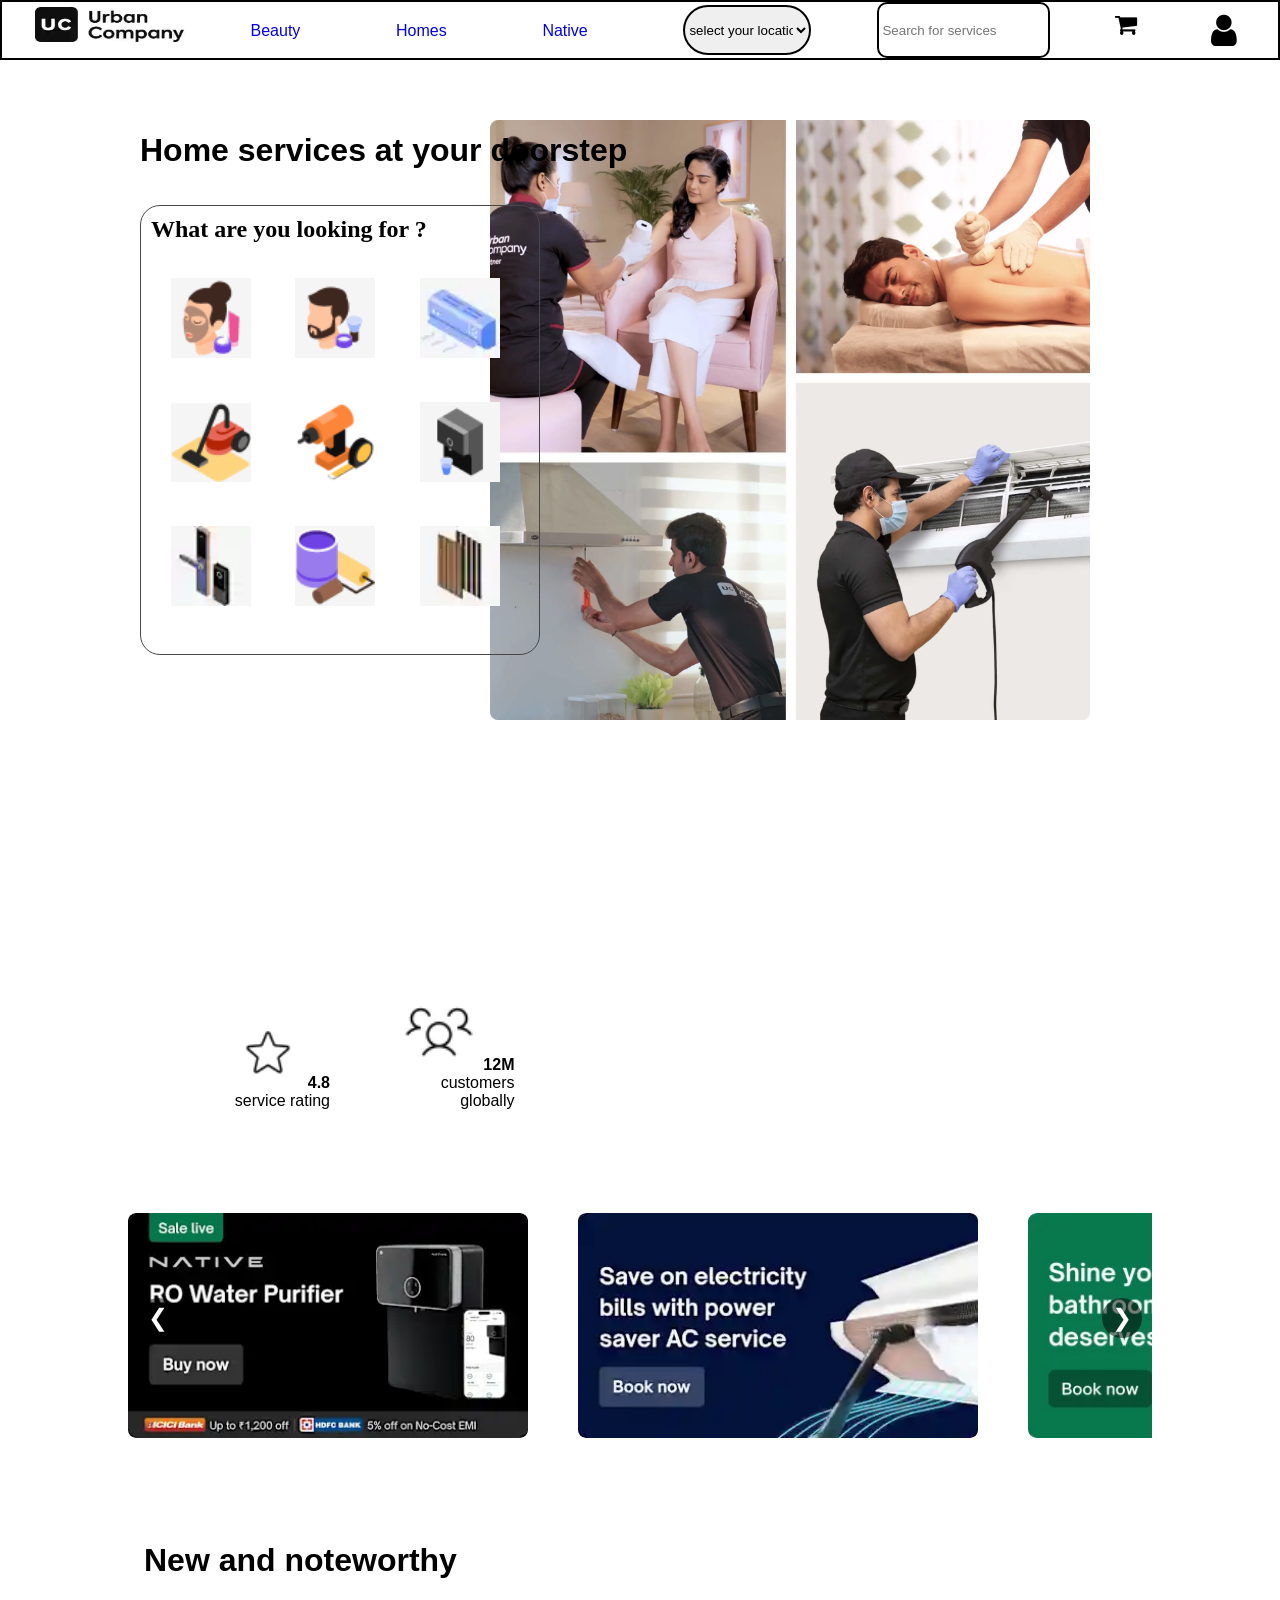
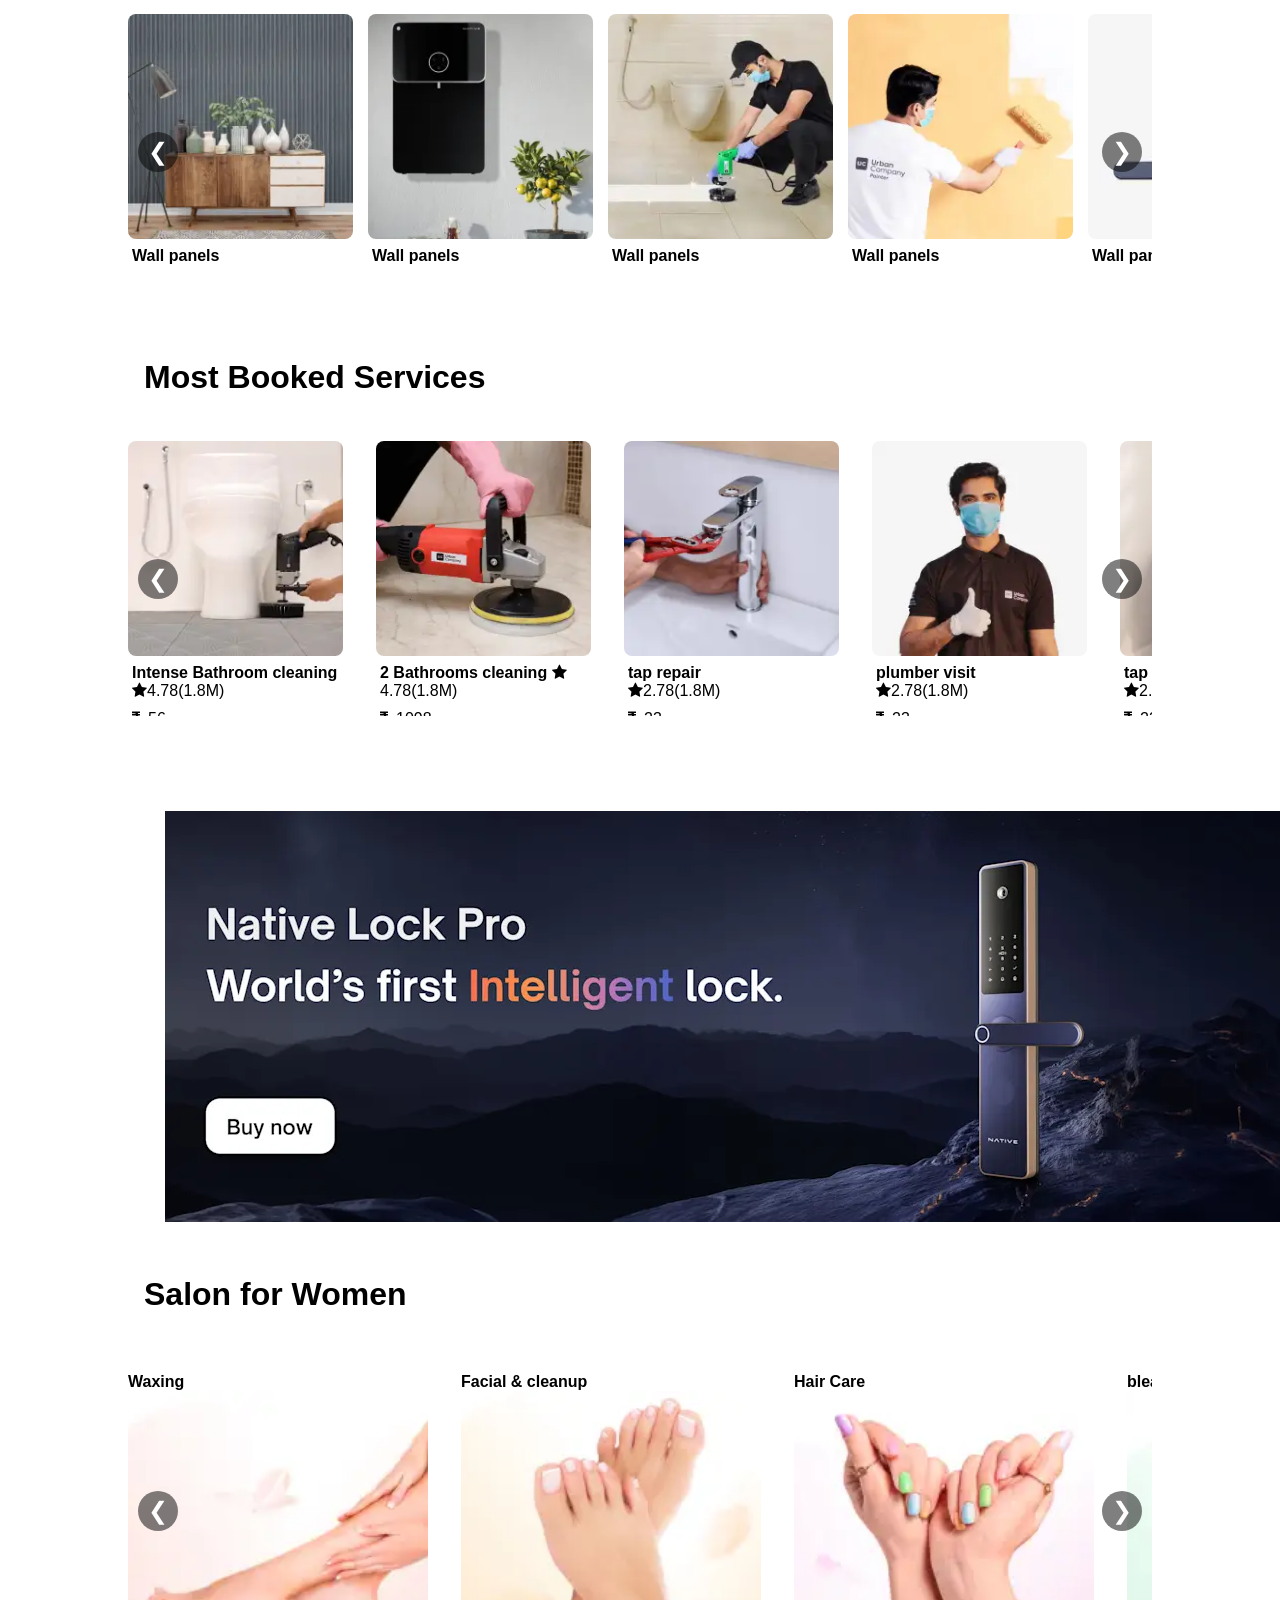
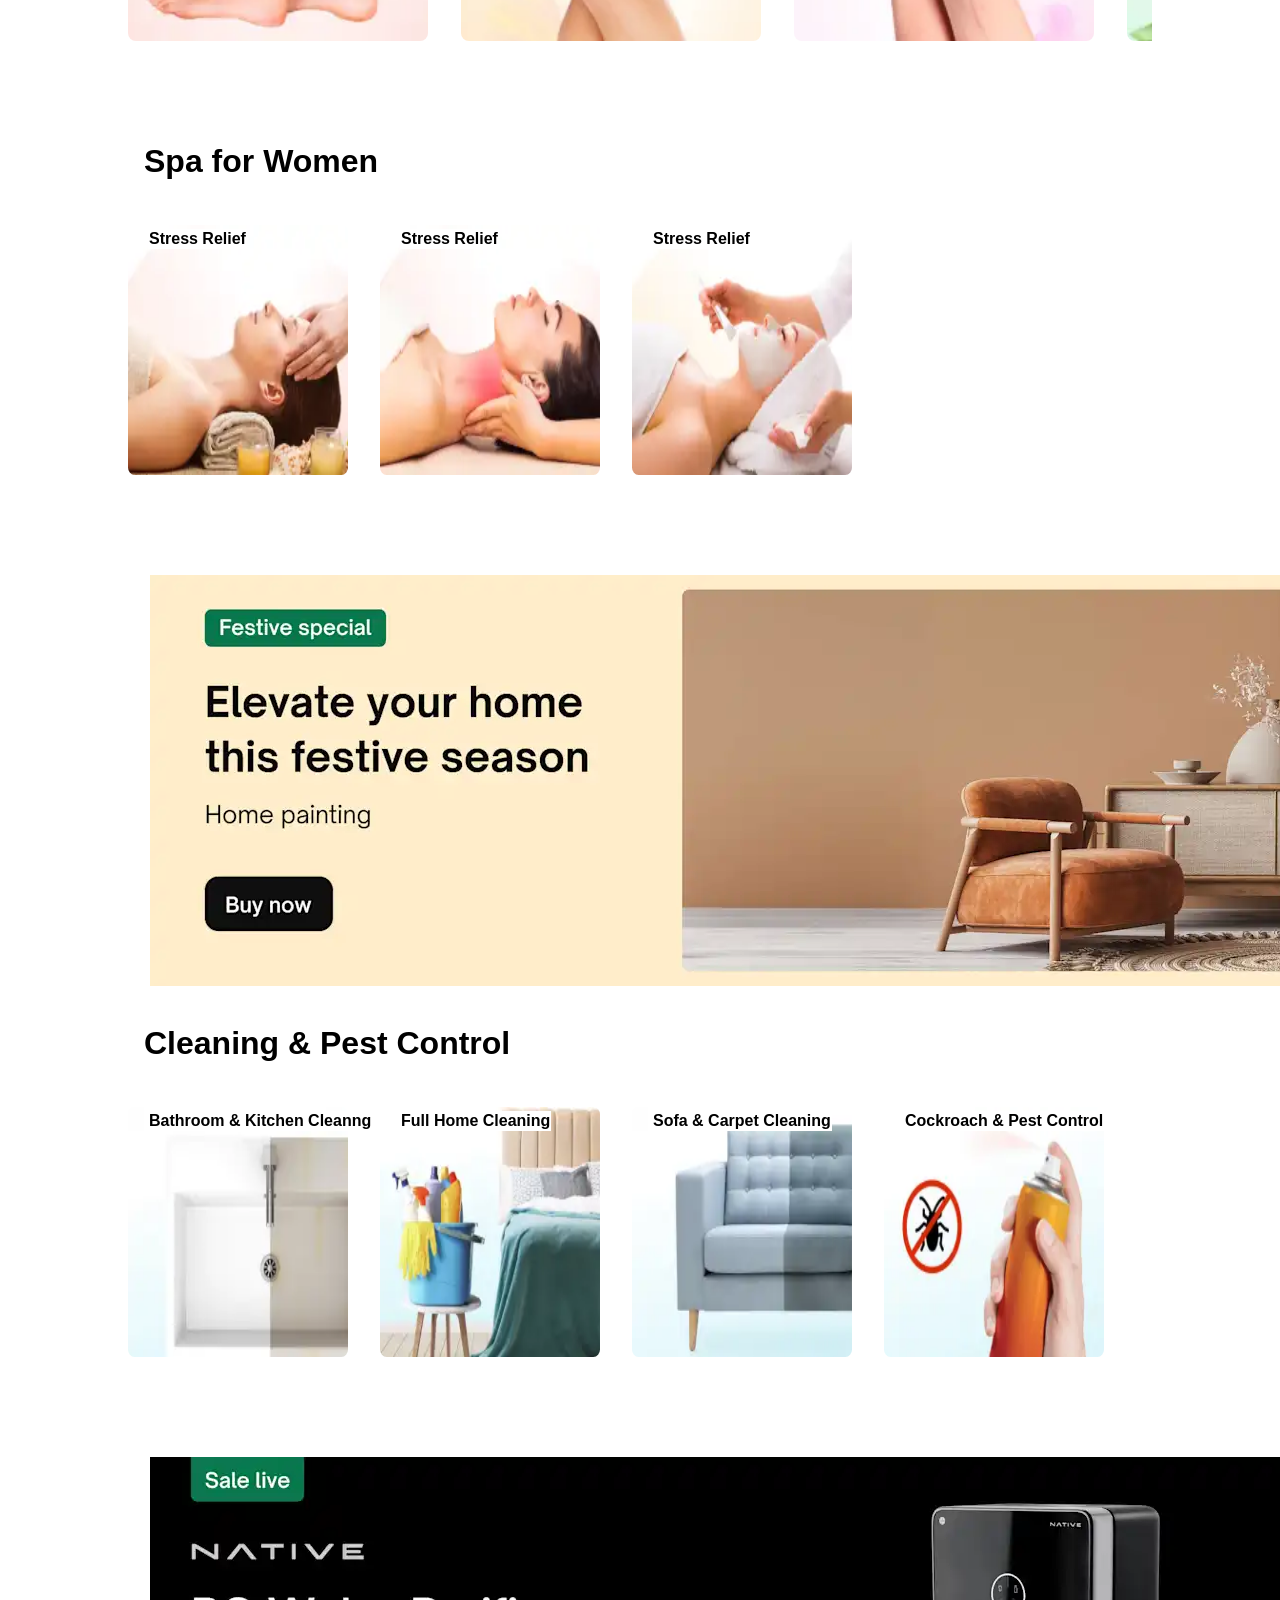
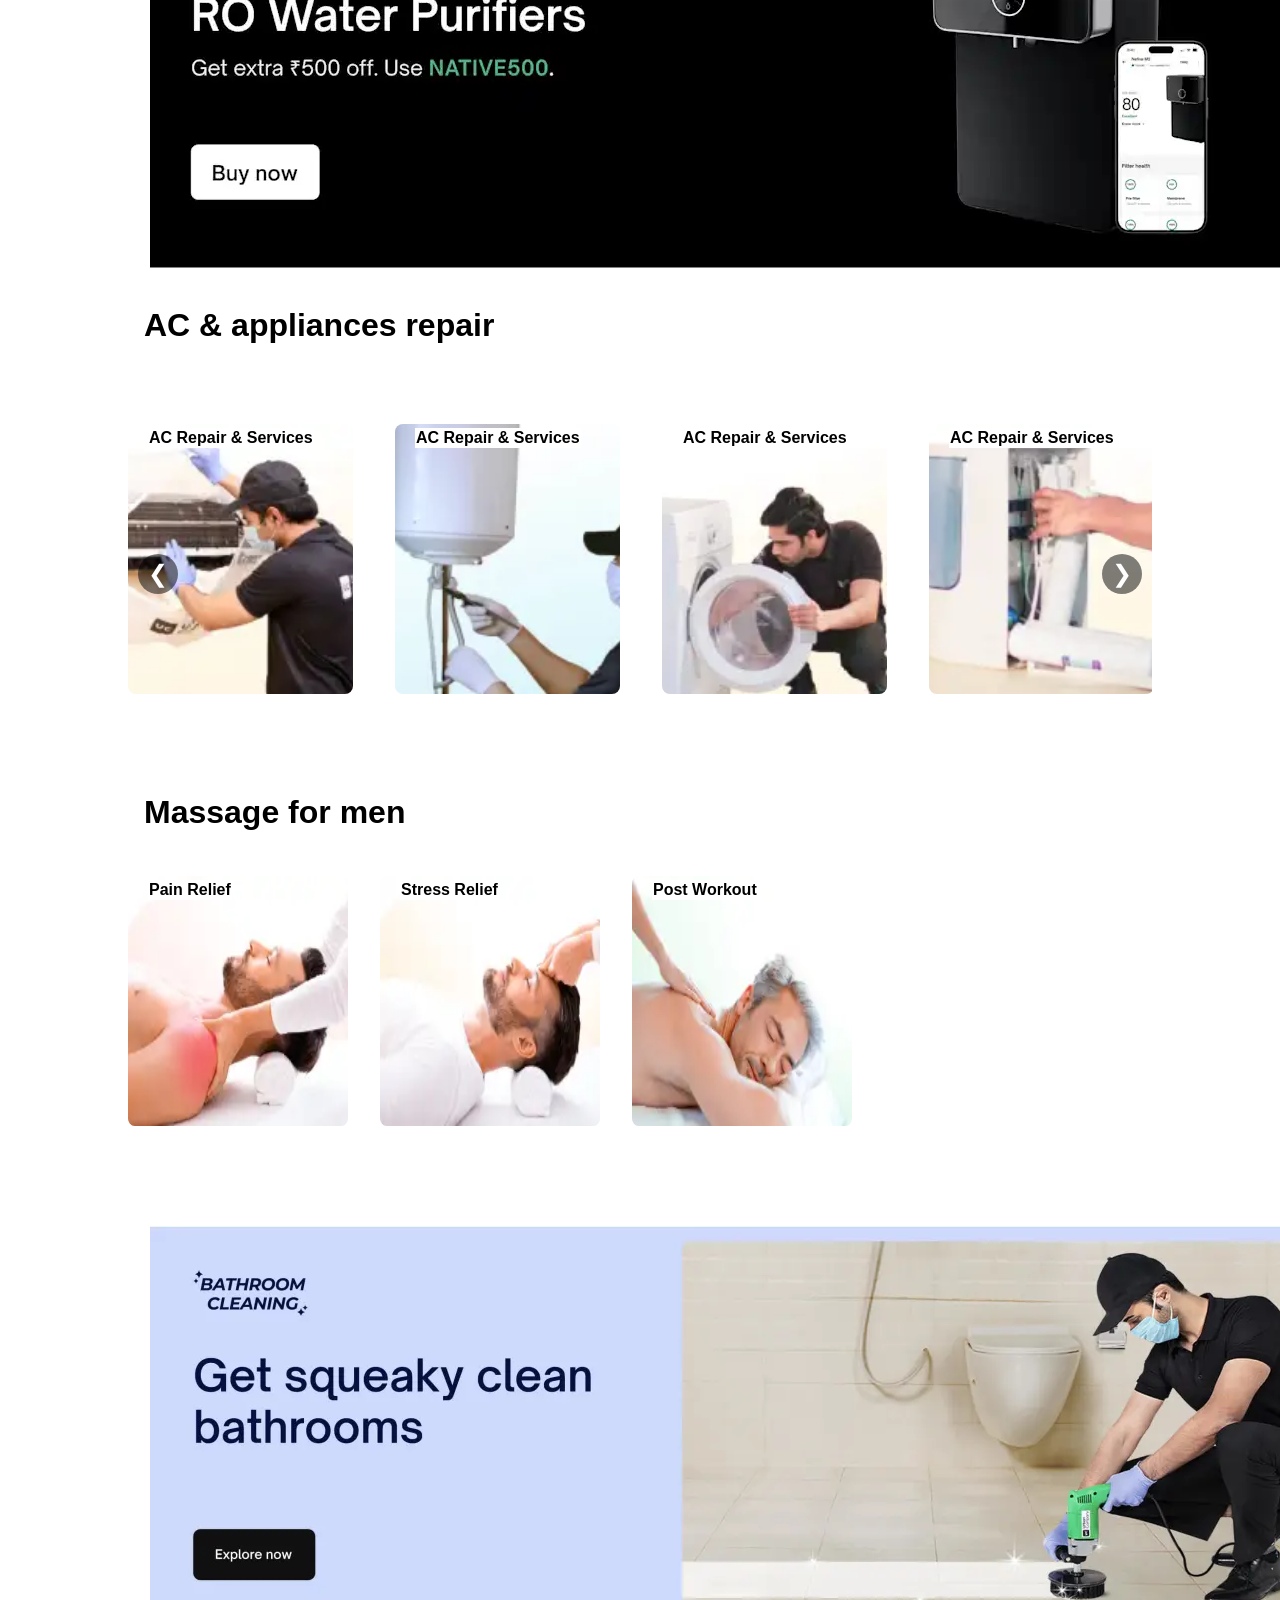
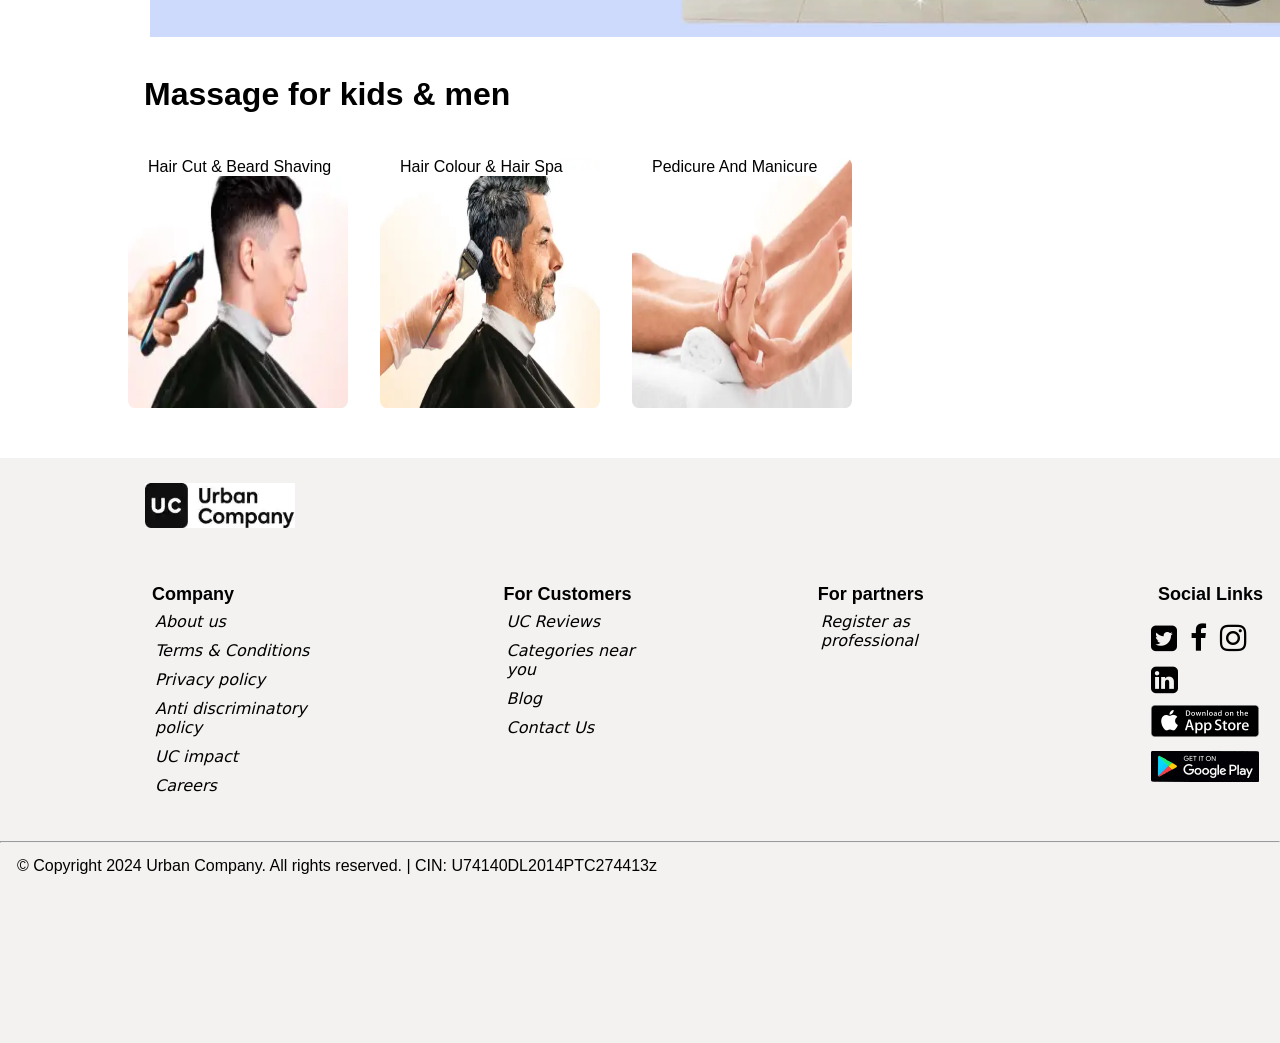
<file: index.html>
<!DOCTYPE html>
<html lang="en">
<head>
    <meta charset="UTF-8">
    <meta name="viewport" content="width=device-width, initial-scale=1.0">
    <title>index</title>
    <link rel="stylesheet" href="https://cdnjs.cloudflare.com/ajax/libs/font-awesome/4.7.0/css/font-awesome.min.css">
    <link rel="stylesheet"  href="styling.css">
</head>
<body>
     <header>     
        <img src=".\assets\logo" width="150px" height="40px" style="padding-top: 5px ;">
        <a href="#">Beauty</a>
        <a href="#">Homes</a>
        <a href="#">Native</a>     
        <select name="location"   >
            <option value="">select your location</option>
            <option value="ma">madhapur</option>
            <option value="dc">Durgam cheruvu</option>
            <option value="amp">Ameerpet</option>
            <option value="hc">Hitech city</option>  
             
        <input type="search"  placeholder=" Search for services" > 
        <i class="fa fa-shopping-cart" style="font-size:24px" ></i>
        <i class="fa fa-user" style="font-size:36px"></i>   
     </header> 
  <div id="op-container">
    <br><br>
    <div class="id1"><img src=".\assets\uc1"  width="600px"   alt="error"></div>
    <div class ="op">        
        <h1 style="font-style:inherit;"><bold>Home services at your doorstep</bold></h1>
        <br><br>
        <div class="icon" >
            <h2 style="font-family: 'Times New Roman', Times, serif;">What are you looking for ?</h2>
            <div class="image">
            <img class="img1" src=".\assets\i1.webp" width="80px" alt="error">           
            <img class="img1" src=".\assets\i2.webp"  width="80px" alt="error">
            <img class="img1" src=".\assets\i3.webp" width="80px"  alt="error">
            <img class="img1"  src=".\assets\i4.webp" width="80px"  alt="error">
            <img class="img1" src=".\assets\i5.webp" width="80px" alt="error">
            <img class="img1" src=".\assets\i6.webp" width="80px" alt="error">
            <img class="img1" src=".\assets\i7.webp" width="80px" alt="error">
            <img class="img1" src=".\assets\i8.webp" width="80px" alt="error">
            <img class="img1" src=".\assets\i9.webp"  width="80px" alt="error">
          </div>
       
      </div>
    </div>
    <br><br>
 </div>

 <div class="rate">
  <img src=".\assets\rating.webp" width="70px"  alt="error">
  <b>4.8</b>
  service rating
 </div>
 <div class="star"> 
  <img src=".\assets\star.webp"  width="80px" alt="error">
  <b>12M</b>
  customers globally
 </div>
<div class="scroll">
 <div class="image-scroller">
  <button class="arrow left" id="scrollLeft">❮</button>
  <div class="image-container" id="imageContainer">
           <a href="index2.html"><img class="img3" src=".\assets\sc1.webp" alt="Image 1"> </a>
           <a href="index2.html"><img class="img3" src=".\assets\sc2.webp" alt="Image 2"></a>
          <a href="index2.html"><img class="img3" src=".\assets\sc3.webp" alt="Image 3"></a>
          <a href="index2.html"><img class="img3" src=".\assets\sc3.webp" alt="Image 3"></a>
          <a href="index2.html"><img class="img3" src=".\assets\sc4.webp" alt="Image 4"></a>
          <a href="index2.html"><img class="img3" src=".\assets\sc5.webp" alt="Image 5"></a>
          <a href="index2.html"><img class="img3" src=".\assets\sc6.webp" alt="Image 6"></a>
          <a href="index2.html"><img class="img3" src=".\assets\sc7.webp" alt="Image 7"></a>
           <a href="index2.html"><img class="img3" src=".\assets\sc8.webp" alt="Image 8"></a>
    
  </div>
  <button class="arrow right" id="scrollRight">❯</button>
</div>
</div> 


<div class="tsc">
   <div class="tsch">
    <b>New and noteworthy</b>
   </div>
   <div class="scroll2">
    <div class="image-scroller2">
     <button class="arrow left2" id="scrollLeft2">❮</button>
     <div class="image-container2" id="imageContainer2">
       <div >
        <div >
          <img class="img3" src=".\assets\ssc1.webp" alt="Image 1">
        </div>
        <div class="below-text">
         <b> Wall panels </b>
        </div>
       </div>
       
       <div class="img-card">
        <div class="above-image">
          <img class="img3" src=".\assets\ssc2.webp" alt="Image 2">
        </div>
        <div class="below-text" >
          <b> Wall panels </b>
        </div>
       </div>
       
       <div class="img-card">
        <div class="above-image">
          <img class="img3" src=".\assets\ssc3.webp" alt="Image 3">
        </div>
        <div class="below-text">
          <b> Wall panels </b>
        </div>
       </div>
       
       <div class="img-card">
        <div class="above-image">
          <img class="img3" src=".\assets\ssc4.webp" alt="Image 4">
        </div>
        <div class="below-text">
          <b> Wall panels </b>
        </div>
       </div>
       
       <div class="img-card">
        <div class="above-image">
          <img class="img3" src=".\assets\ssc5.webp" alt="Image 5">
        </div>
        <div class="below-text">
          <b> Wall panels </b>
        </div>
       </div>
       
       <div class="img-card">
        <div class="above-image">
          <img class="img3" src=".\assets\ssc6.webp" alt="Image 6c3">
        </div>
        <div class="below-text">
          <b> Wall panels </b>
        </div>
       </div>
       </div>
     <button class="arrow right2" id="scrollRight2">❯</button>
   </div>
   </div>
</div>



<div class="fsc">
  <div class="fsch">
    <b>Most Booked Services</b>
   </div>
  <div class="scroll3">
   <div class="image-scroller3">
    <button class="arrow left3" id="scrollLeft3">❮</button>
    <div class="image-container3" id="imageContainer3">
      <div class="img-card">
       <div class="above-image" >
         <img class="img3" src=".\assets\fsc1.webp" alt="Image 1">
       </div>
       <div class="below-text">
        <b> Intense Bathroom cleaning</b>
        <span class="fa fa-star"></span>4.78(1.8M)<br>
        <i class="fa fa-rupee"></i>56
       </div>
      </div>
      
      <div class="img-card">
       <div class="above-image">
         <img class="img3" src=".\assets\fsc2.webp" alt="Image 2">
       </div>
       <div class="below-text" >
        <b> 2 Bathrooms cleaning </b>
        <span class="fa fa-star"></span>4.78(1.8M)<br>
        <i class="fa fa-rupee"></i>1098
       </div>
      </div>
      
      <div class="img-card">
       <div class="above-image">
         <img class="img3" src=".\assets\fsc3.webp" alt="Image 3">
       </div>
       <div class="below-text">
        <b> tap repair</b><br>
        <span class="fa fa-star"></span>2.78(1.8M)<br>
        <i class="fa fa-rupee"></i>23
       </div>
      </div>
      
      <div class="img-card">
       <div class="above-image">
         <img class="img3" src=".\assets\fsc4.webp" alt="Image 4">
       </div>
       <div class="below-text">
        <b> plumber visit</b><br>
        <span class="fa fa-star"></span>2.78(1.8M)<br>
        <i class="fa fa-rupee"></i>23
       </div>
      </div>
      
      <div class="img-card">
       <div class="above-image">
         <img class="img3" src=".\assets\fsc5.webp" alt="Image 5">
       </div>
       <div class="below-text">
        <b> tap repair</b><br>
        <span class="fa fa-star"></span>2.78(1.8M)<br>
        <i class="fa fa-rupee"></i>23
       </div>
      </div>
      
      <div class="img-card">
       <div class="above-image">
         <img class="img3" src=".\assets\fsc6.webp" alt="Image 6c3">
       </div>
       <div class="below-text">
        <b> tap repair</b><br>
        <span class="fa fa-star"></span>2.78(1.8M)<br>
        <i class="fa fa-rupee"></i>23
       </div>
      </div>

      <div class="img-card">
        <div class="above-image">
          <img class="img3" src=".\assets\fsc7.webp" alt="Image 4">
        </div>
        <div class="below-text">
          <b> tap repair</b><br>
          <span class="fa fa-star"></span>2.78(1.8M)<br>
          <i class="fa fa-rupee"></i>23
        </div>
       </div>

       <div class="img-card">
        <div class="above-image">
          <img class="img3" src=".\assets\fsc8.webp" alt="Image 4">
        </div>
        <div class="below-text">
          <b> tap repair</b><br>
          <span class="fa fa-star"></span>2.78(1.8M)<br>
          <i class="fa fa-rupee"></i>23
        </div>
       </div>
       
       <div class="img-card">
        <div class="above-image">
          <img class="img3" src=".\assets\fsc9.webp" alt="Image 4">
        </div>
        <div class="below-text">
          <b> tap repair</b><br>
          <span class="fa fa-star"></span>2.78(1.8M)<br>
          <i class="fa fa-rupee"></i>23
        </div>
       </div>
       
      </div>
    <button class="arrow right3" id="scrollRight3">❯</button>
  </div>
  </div>
</div>


<div class="hoarding">
   <img src=".\assets\ad.webp" alt="image">
</div>

<div class="salon-head">
  <b>Salon for Women</b>
</div>
<div class="scroll4">
 <div class="image-scroller4">
   
   <button class="arrow left4" id="scrollLeft4">❮</button>
   <div class="image-container4" id="imageContainer4">
    <div class="img-card">
      <div class="above-text" >
        <b> Waxing </b>
      </div>
      <div class="below-image">
        <img class="img3" src=".\assets\salonf11.webp" alt="Image 2">
      </div>
     </div>

     <div class="img-card">
      <div class="above-text" >
        <b> Facial & cleanup </b>
      </div>
      <div class="below-image">
        <img class="img3" src=".\assets\salonf2.webp" alt="Image 2">
      </div>
     </div>

     <div class="img-card">
      <div class="above-text" >
        <b>Hair Care</b>
      </div>
      <div class="below-image">
        <img class="img3" src=".\assets\salonf3.webp" alt="Image 2">
      </div>
     </div>

     <div class="img-card">
      <div class="above-text" >
        <b> bleach & detan</b>
      </div>
      <div class="below-image">
        <img class="img3" src=".\assets\salonf4.webp" alt="Image 2">
      </div>
     </div>

     <div class="img-card">
      <div class="above-text" >
        <b> Manicure</b>
      </div>
      <div class="below-image">
        <img class="img3" src=".\assets\salonf5.webp" alt="Image 2">
      </div>
     </div>
     <div class="img-card">
      <div class="above-text" >
        <b> Pedicure </b>
      </div>
      <div class="below-image">
        <img class="img3" src=".\assets\salonf6.webp" alt="Image 2">
      </div>
     </div>
     <div class="img-card">
      <div class="above-text" >
        <b> Threading </b>
      </div>
      <div class="below-image">
        <img class="img3" src=".\assets\salonf7.webp" alt="Image 2">
      </div>
     </div>
     
   
 </div>
 <button class="arrow right4" id="scrollRight4">❯</button>
 </div> 
</div> 
<div class="spah">
  Spa for Women
</div>
<div class="spa">
  <div class="spa-card">
    <span class="tag">Stress Relief</span>
    <img class="c1" src="./assets/sapf1.webp" alt="imag1">
  </div>
  <div class="spa-card">
    <span class="tag">Stress Relief</span>
    <img class="c1" src="./assets/spaf2.webp" alt="imag1">
  </div>
  <div class="spa-card">
    <span class="tag">Stress Relief</span>
    <img class="c1" src="./assets/spaf3.webp" alt="imag1">
  </div>
</div>
<div class="hoarding2">
  <img src=".\assets\ad2.webp" alt="image">
</div>

<div class="pch">
  Cleaning & Pest Control
</div>
<div class="pc">
  <div class="pc-card">
    <span class="tag">Bathroom & Kitchen Cleanng</span>
    <img class="c1" src="./assets/pc1.webp" alt="imag1">
  </div>
  <div class="pc-card">
    <span class="tag">Full Home Cleaning</span>
    <img class="c1" src="./assets/pc2.webp" alt="imag1">
  </div>
  <div class="pc-card">
    <span class="tag">Sofa & Carpet Cleaning</span>
    <img class="c1" src="./assets/pc3.webp" alt="imag1">
  </div>
  <div class="pc-card">
    <span class="tag">cockroach & pest control</span>
    <img class="c1" src="./assets/pc4.webp" alt="imag1">
  </div>
  
</div>
<div class="hoarding3">
  <img src=".\assets\ad3.webp" alt="image">
</div>
<div class="ach">
  AC & appliances repair
</div>
<div class="scroll5">
  <div class="image-scroller5">
    <button class="arrow left5" id="scrollLeft5">❮</button>
    <div class="image-container5" id="imageContainer5">
      <div class="ac-card">
        <span class="tag">AC Repair & services</span>
        <img class="c1" src=".\assets\ac1.webp"  alt="image1">
      </div>
      <div class="ac-card">
        <span class="tag">AC Repair & services</span>
        <img class="c1" src=".\assets\ac2.webp"  alt="image1">
      </div>
      <div class="ac-card">
        <span class="tag">AC Repair & services</span>
        <img class="c1" src=".\assets\ac3.webp"  alt="image1">
      </div>
      <div class="ac-card">
        <span class="tag">AC Repair & services</span>
        <img class="c1" src=".\assets\ac4.webp"  alt="image1">
      </div>
      <div class="ac-card">
        <span class="tag">AC Repair & services</span>
        <img class="c1" src=".\assets\ac5.webp"  alt="image1">
      </div>
      <div class="ac-card">
        <span class="tag">AC Repair & services</span>
        <img class="c1" src=".\assets\ac6.webp"  alt="image1">
      </div>
      <div class="ac-card">
        <span class="tag">AC Repair & services</span>
        <img class="c1" src=".\assets\ac7.webp"  alt="image1">
      </div>
    </div>
    <button class="arrow right5" id="scrollRight5">❯</button>
 </div>
</div>
<div class="hr">
  <b>Massage for men</b>
</div>
<div class="massage">
  <div class="mc">
    <span class="tag">pain relief</span>
    <img class="c1" src=".\assets\men1.webp" alt="image1">
  </div>
  <div class="mc">
    <span class="tag">Stress relief</span>
    <img class="c1" src=".\assets\men2.webp" alt="image1">
  </div>
  <div class="mc">
    <span class="tag">post workout</span>
    <img class="c1" src=".\assets\men3.webp" alt="image1">
  </div>
</div>
<div class="hoarding4">
  <img src=".\assets\ad4.webp" alt="image">
</div>
<div class="smh">
  <b>Massage for kids & men</b>
</div>
<div class="sln-mn">
  <div class="sc">
    <span class="tag1">Hair cut & beard shaving</span>
    <img class="c1"  src=".\assets\sm1.webp" alt="image">
  </div>
  <div class="sc">
    <span class="tag1">Hair colour & Hair spa</span>
    <img  class="c1" src=".\assets\sm2.webp" alt="image">
  </div>
  <div class="sc">
    <span class="tag1">Pedicure and manicure</span>
    <img  class="c1" src=".\assets\sm3.webp" alt="image">
  </div>
  <div class="sc">
    <span class="Facial and cleanup </span>
      <img  class="c1" src=".\assets\sm4.webp" alt="image">
  </div>
</div>
<footer>
  <div class="footer-img">
    <img  src=".\assets\logo" width="150px" height="45px" >
  </div>
  <div class="headings">
    <div class="company">
      <h4 >Company</h4>
      
      <ul >
        <li>About us</li>
        <li>Terms & Conditions</li>
        <li>Privacy policy</li>
        <li>Anti discriminatory policy</li>
        <li>UC impact</li>
        <li>Careers</li>
      </ul>
    
    </div>
    <div class="customers">
      <h4>For Customers</h4>
      <ul>
        <li>UC Reviews</li>
        <li>Categories near you</li>
        <li>Blog</li>
        <li>Contact Us</li>
      </ul>
    </div>
    <div class="partner">
      <h4>For partners</h4>
      <ul>
        <li>Register as professional</li>
      </ul>
    </div>
    <div class="social">
      <h4>Social Links</h4>
      <i class="fa fa-twitter-square" style="font-size:30px"></i>
      <i class="fa fa-facebook" style="font-size:30px"></i>
      <i class="fa fa-instagram" style="font-size:31px"></i>
      <i class="fa fa-linkedin-square" style="font-size:31px"></i><br>
      <img src=".\assets\apple.webp"  style="padding-top: 9px;">
      <br>
      <img src=".\assets\playstore.webp"  style="padding-top: 9px;">

    </div>
 </div>
 <br><br>
 <hr>
 <div class="ll">
  © Copyright 2024 Urban Company. All rights reserved. | CIN: U74140DL2014PTC274413z
 </div>
</footer>
 <script src="javascript.js"></script>
</body>
</html>
</file>
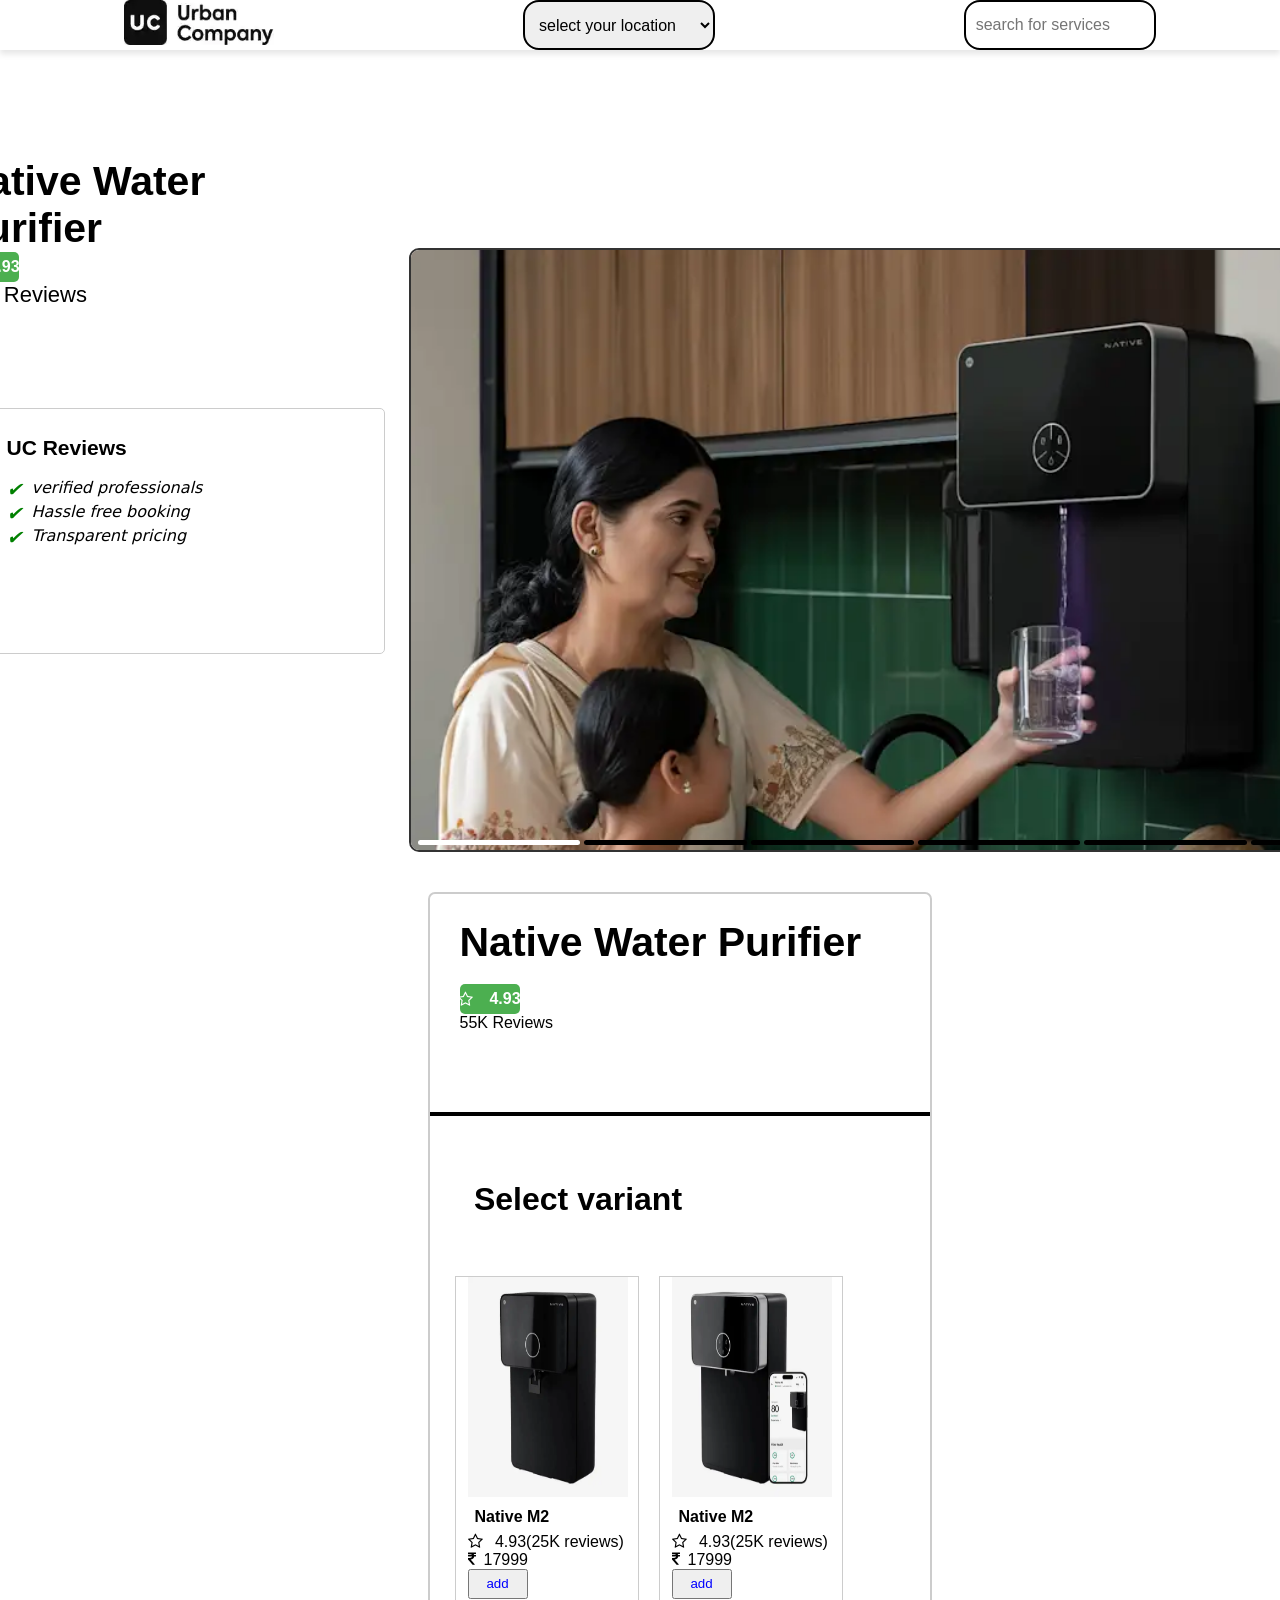
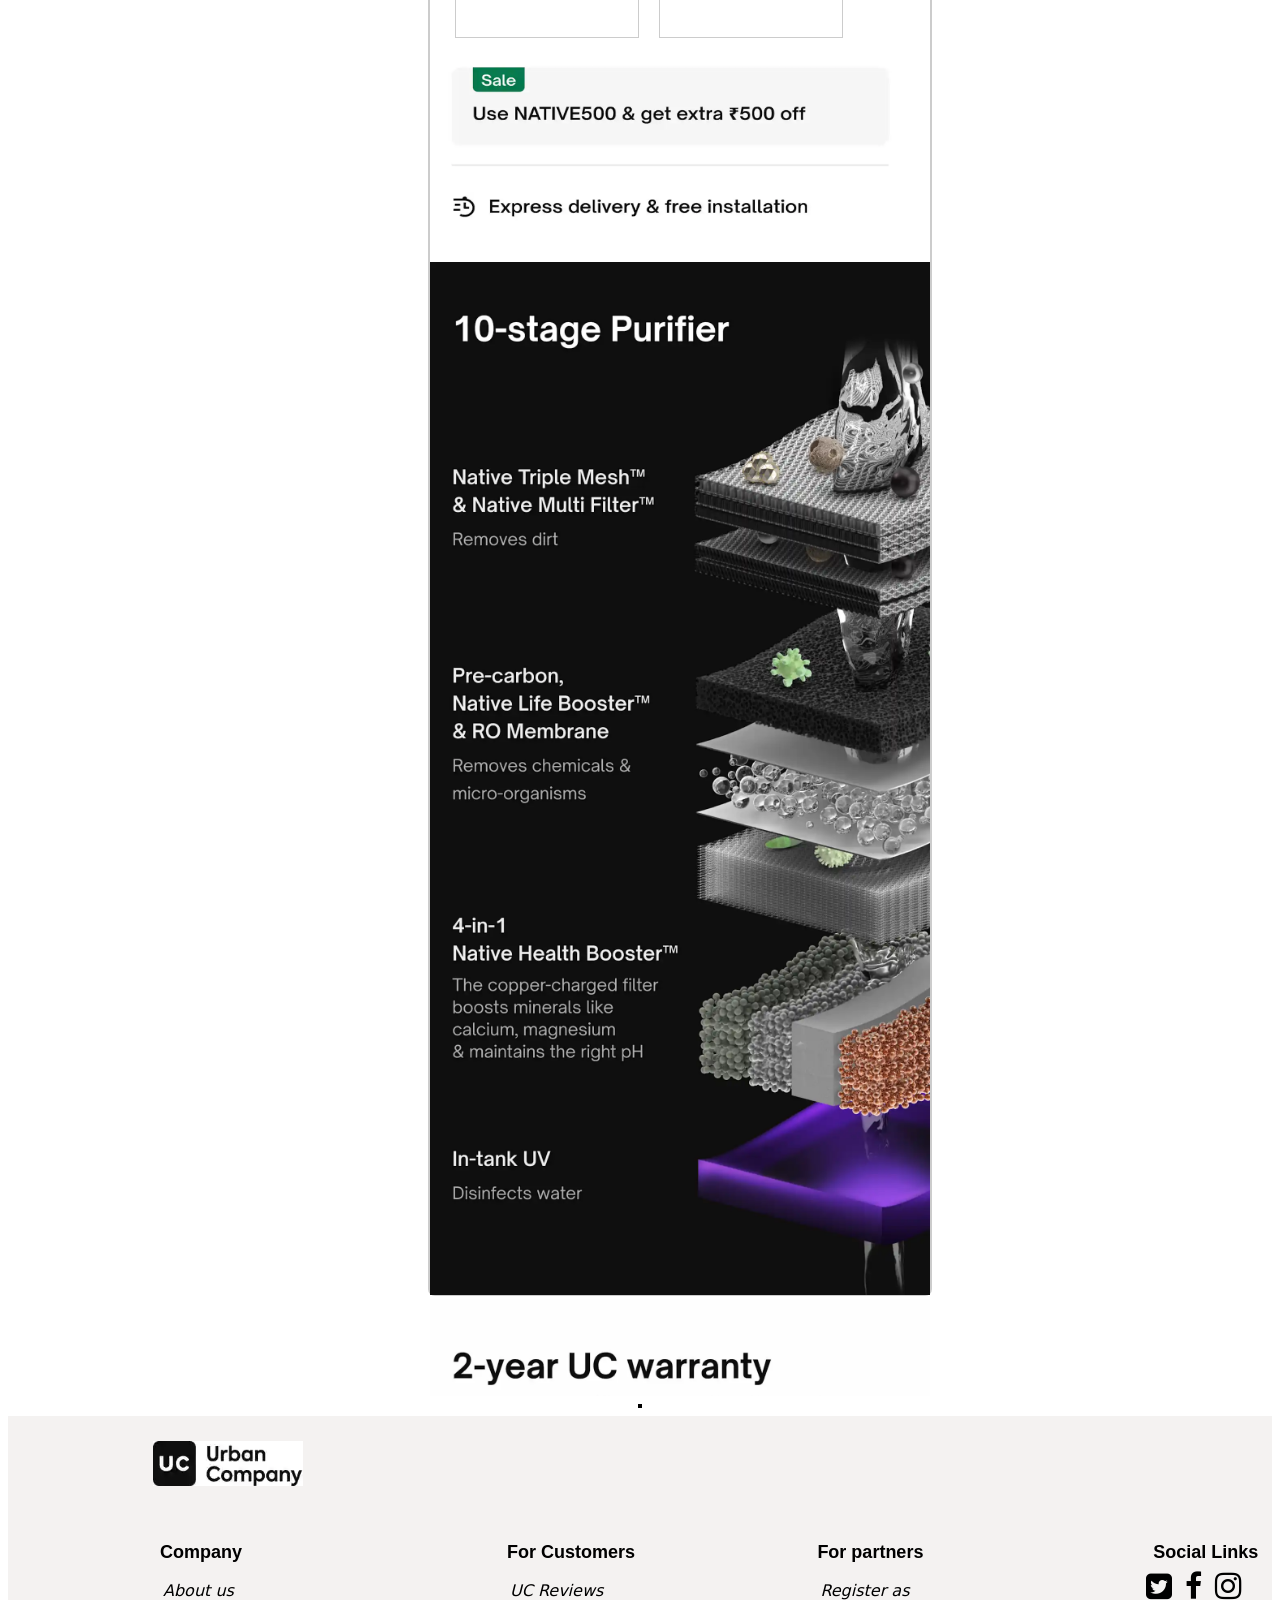
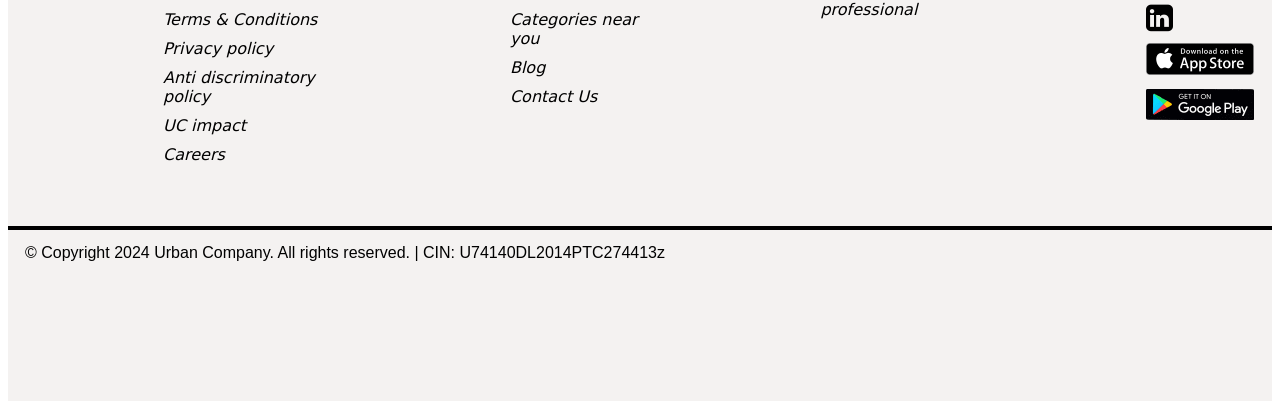
<file: index2.html>
<!DOCTYPE html>
<html lang="en">
<head>
    <meta charset="UTF-8">
    <meta name="viewport" content="width=device-width, initial-scale=1.0">
    <title>index2</title>
    <link rel="stylesheet" href="styling2.css">
    <link rel="stylesheet" href="https://cdnjs.cloudflare.com/ajax/libs/font-awesome/4.7.0/css/font-awesome.min.css">
    <link rel="stylesheet" href="https://cdnjs.cloudflare.com/ajax/libs/font-awesome/4.7.0/css/font-awesome.min.css">
</head>
<body>
    <div class="head">
        <img src=".\assets\logo" width="150px" height="45px">
        
        <select name="location"  >
            <option value="">select your location</option>
            <option value="ma">madhapur</option>
            <option value="dc">Durgam cheruvu</option>
            <option value="amp">Ameerpet</option>
            <option value="hc">Hitech city</option>
    
        <input type="search" placeholder="search for services">
        
    </div>
    <div class="con">
    <div class="ss">
    <div class="des">
     <div class="h">Native Water Purifier </div>
       <button class="star-button">
        <i class="fa fa-star-o"></i>
        4.93
        </button>55K Reviews
       <div class="fixed1">
        <div class="fix-div"  id="scrollableDiv">
    
                <div class="list-heading">UC Reviews</div>
                <ul class="green-tick-list">
                    <li>verified professionals</li>
                    <li>Hassle free booking</li>
                    <li>Transparent pricing</li>
                    
                </ul>
        </div>
    </div>
    
    </div>
    <div class="image-box">
        <div class="slideshow-container" id="slideshow">
            <img src=".\assets\np1.webp" alt="Image 1" class="active">
            <img src=".\assets\np2.webp" alt="Image 2">
            <img src=".\assets\np3.webp" alt="Image 3">
            <img src=".\assets\n4.webp" alt="Image 4">
            <img src=".\assets\n5.webp" alt="Image 5">
            <img src=".\assets\n6.webp" alt="Image 6">
    
            <div class="progress-bars" id="progressBars">
                <!-- Progress bars will be dynamically generated -->
            </div>
        </div>
    </div>
    
   </div>
  <div class="centre">
    <div class="native">
    <div class="h">Native Water Purifier </div><br>
    <button class="star-button">
     <i class="fa fa-star-o"></i>
     4.93
     </button>55K Reviews
    </div>
     <br>
     <br><br><br>
     <hr>
     
        <br><br>
      <h1> &nbsp;&nbsp;&nbsp;&nbsp;&nbsp;Select variant</h1>
        <br><br>
    <div class="variant">
        <div class="fc">
            <img class="c1"  src=".\assets\m1.webp" width="160px" alt="image"  height="220px">
            <div class="det">
              <h4>Native M2</h4>
              <i class="fa fa-star-o"></i>
                 4.93(25K reviews)
                 <br>
                 <i class="fa fa-rupee"></i>17999
                 <br>
                 <button>add</button>
            </div>
          </div>

          <div class="fc">
            <img class="c1"  src=".\assets\m2.webp" width="160px" alt="image"  height="220px">
            <div class="det">
              <h4>Native M2</h4>
              <i class="fa fa-star-o"></i>
                 4.93(25K reviews)
                 <br>
                 <i class="fa fa-rupee"></i>17999
                 <br>
                 <button>add</button>
            </div>
          </div>
         
     </div>

     <img src=".\assets\pic1.webp" width="480px" height="220px" alt="image">
     <img src=".\assets\pic2.webp" width="500px" height="auto" alt="image2">
     <img src=".\assets\pic3.webp"  width="500px" height="auto"  alt="image3">
     <div class="cust">
        Customer Reviews
     </div>
     <div class="scroll-container">
        <!-- Left Arrow -->
        <button class="arrow-btn" id="left-arrow" onclick="scrollDiv(-295)"><</button>

        <!-- Scrollable div -->
        <div class="scrollable-div" id="scrollable-div">
            <div class="scroll-content">
                <div>Reviews1</div></pre>
                <div>Reviews2</div>
                <div>Reviews3</div>
                <div>Reviews4</div>
                <div>Reviews5</div>
                <div>Reviews6</div>
            </div>
        </div>

        <!-- Right Arrow -->
        <button class="arrow-btn" id="right-arrow" onclick="scrollDiv(295)">></button>
    </div>
    <div class="image-gallery">
        <img src=".\assets\pic4.webp" alt="Example Image" width="480px" class="thumbnail" id="thumbnail">
    </div>

    <!-- Popup Container -->
    <div id="popup" class="popup hidden">
        <div class="popup-content">
            <button class="close-button" id="close-button">&times;</button>
            <img src=".\assets\insidepic.webp" alt="Popup Image" width="400px"  height="2400px" class="popup-image">
        </div>
    </div>
    <img src=".\assets\pic5.webp" width="500px" height="auto" alt="image5">
    <img src=".\assets\pic6.webp" width="500px" height="auto" alt="image6">
    <img src=".\assets\pic7.webp" width="500px" height="auto" alt="image6">
    <img src=".\assets\pic8.webp" width="500px" height="auto" alt="image6">
    <img src=".\assets\pic9.webp" width="500px" height="auto" alt="image6">
    <img src=".\assets\pic10.webp" width="500px" height="auto" alt="image6">
    <img src=".\assets\pic11.webp" width="500px" height="auto" alt="image6">
    <img src=".\assets\pic12.webp" width="500px" height="auto" alt="image6">
    <img src=".\assets\pic13.webp" width="500px" height="auto" alt="image6">
    <img src=".\assets\pic14.webp" width="500px" height="auto" alt="image6">
    <img src=".\assets\pic15.webp" width="500px" height="auto" alt="image6">
    <img src=".\assets\pic16.webp" width="500px" height="auto" alt="image6">
    <img src=".\assets\pic17.webp" width="500px" height="auto" alt="image6">
    <img src=".\assets\pic18.webp" width="500px" height="auto" alt="image6">
    <img src=".\assets\pic19.webp" width="500px" height="auto" alt="image6">
    <img src=".\assets\pic20.webp" width="500px" height="auto" alt="image6">
    <img src=".\assets\pic21.webp" width="500px" height="auto" alt="image6">
  </div>
</div>
 
<hr>

<footer>
    <div class="footer-img">
      <img  src=".\assets\logo" width="150px" height="45px" >
    </div>
    <div class="headings">
      <div class="company">
        <h4 >Company</h4>
        
        <ul >
          <li>About us</li>
          <li>Terms & Conditions</li>
          <li>Privacy policy</li>
          <li>Anti discriminatory policy</li>
          <li>UC impact</li>
          <li>Careers</li>
        </ul>
      
      </div>
      <div class="customers">
        <h4>For Customers</h4>
        <ul>
          <li>UC Reviews</li>
          <li>Categories near you</li>
          <li>Blog</li>
          <li>Contact Us</li>
        </ul>
      </div>
      <div class="partner">
        <h4>For partners</h4>
        <ul>
          <li>Register as professional</li>
        </ul>
      </div>
      <div class="social">
        <h4>Social Links</h4>
        <i class="fa fa-twitter-square" style="font-size:30px"></i>
        <i class="fa fa-facebook" style="font-size:30px"></i>
        <i class="fa fa-instagram" style="font-size:31px"></i>
        <i class="fa fa-linkedin-square" style="font-size:31px"></i><br>
        <img src=".\assets\apple.webp"  style="padding-top: 9px;">
        <br>
        <img src=".\assets\playstore.webp"  style="padding-top: 9px;">
  
      </div>
   </div>
   <br><br>
   <hr>
   <div class="ll">
    © Copyright 2024 Urban Company. All rights reserved. | CIN: U74140DL2014PTC274413z
   </div>
  </footer>
<script src="script2.js"></script>
</body>
</html>
</file>
<file: styling.css>
* {
    box-sizing: border-box;
    padding: 0;
    margin: 0;
  }
  body {
    font-family: Arial, sans-serif;
    display: block;
  }
  header {
    border: 2px solid black;
    height: 60px;
    display: flex;
    justify-content: space-around;
    position:relative;
    top: 0px;
    z-index: 1000px;
    width: 100%;
  }
  select{
    border: 2px solid black;
    width:10%;
    height:50px;
    border-radius: 30px;
    margin-top: 3px;

  }
  select:hover,input:hover{
    background-color:darkgray;
    transform: scale(1.03); 
  }
  input{
    border: 2px solid black;
    border-radius: 10px;
  }
 
  a {
    text-decoration: none;
    margin-right: 30px;
    padding-top: 20px;
    transition: transform 0.3s ease;
  }
  a:hover{
    transform: scale(1.1); 
  }
  i {
     padding-top: 10px;
  }
  #op-container {
    position: relative;
    display: flex;
    height: 100vh;
    width: 93vw;
    z-index: 100px;

  }
  .id1 {
    position: absolute;
    right: 100px;
    margin-top: 60px;
    z-index: 100px;
  }
  .icon {
    border: 1px solid rgb(72, 71, 71);
    width: 400px;
    height: 450px;
    padding: 10px;
    border-radius: 20px;
    display: flex;
    flex-wrap: wrap;
  
  }
  .img1 {
    margin: 20px;
    z-index: 100px;
    
  }
  .op {
    margin: 40px;
    position: absolute;
    left: 100px;
    top: 32px;
    width:45%;
  }
.scroll{
     font-family: Arial, sans-serif;
    display: flex;
    justify-content: center;
    align-items: center;
    z-index: 100px;
    margin-top: 65px;
    

}  

.image-scroller {
    display: flex;
    align-items: center;
    position: relative;
    width: 80%;
    overflow: hidden;
    
  }
  
  /* Arrow buttons */
  .arrow {
    background-color: rgba(0, 0, 0, 0.5);
    color: white;
    border: none;
    font-size: 24px;
    cursor: pointer;
    padding: 10px;
    position: absolute;
    z-index: 1;
    top: 50%;
    transform: translateY(-50%);
    width: 40px;
    height: 40px;
    display: flex;
    justify-content: center;
    align-items: center;
    border-radius: 50%;
  }
  
  .arrow.left {
    left: 10px;
  }
  
  .arrow.right {
    right: 10px;
  }
  
  /* Image container */
  .image-container {
    display: flex;
    gap: 20px;
    overflow-x: auto;
    scroll-behavior: smooth;
    scrollbar-width: none; /* Hide scrollbar for Firefox */
  }
  
  .image-container::-webkit-scrollbar {
    display: none; /* Hide scrollbar for Chrome, Safari, and Edge */
  }
  
  .image-container img{
    width: 400px;
    height: 225px;
    object-fit: cover;
    border-radius: 8px;
    transition: transform 2s ease;
  }
  .image-container img:hover {
    transform: scale(1); /* Slightly zooms in */
}
  .rate,.star{
    
    width: 120px;
    height: 80px;
    display: inline-block;
    text-align: right;
    position:relative;
    left:180px;
    margin: 30px;
    gap:30px;
    
    
  }
  
  .scroll2,.scroll3,.scroll4,.scroll5{
    font-family: Arial, sans-serif;
   display: flex;
   justify-content: center;
   align-items: center;
    
   
  
  }  
  
  .image-scroller2,.image-scroller5 {
   display: flex;
   align-items: center;
   justify-content: center;
   position: relative;
   width: 80%;
   overflow: hidden;
   margin: 35px;
  }
  
  
  
  .arrow.left2,.arrow.left5 {
   left: 10px;
  }
  
  .arrow.right2 ,.arrow.right5{
   right: 10px;
  } 
  
  /* Image container */
  .image-container2 ,.image-container5 {
   display: flex;
   gap: 15px;
   overflow-x: auto;
   scroll-behavior: smooth;
   scrollbar-width: 80vw; /* Hide scrollbar for Firefox */
  }
  
   .image-container2::-webkit-scrollbar,.image-container5::-webkit-scrollbar {
   display: none; /* Hide scrollbar for Chrome, Safari, and Edge */
  } 
  
  .image-container2 img{
   width: 225px;
   height: 23%;
   object-fit: cover;
   border-radius: 8px;
   transition: transform 0.3s ease;
  }
  .image-container5 img{
    width: 225px;
    height: 90%;
    object-fit: cover;
    border-radius: 8px;
    transition: transform 0.3s ease;
   }
  .image-container2 img:hover,.image-container5 img:hover {
   transform: scale(0.9); /* Slightly zooms in */
  }
  .tsch{
    font-weight: bold;
  font-size: 2rem;
  margin-left: 144px;
  margin-top: 100px;
  
  }
  .below-text{
      font-weight: 100;
      font-size: 1rem;
      padding: 4px;

  }
  .fsch{
  font-weight: bold;
  font-size: 2rem;
  margin-left: 144px;
  margin-top: 35px;}
 
.image-scroller3 {
  display: flex;
  align-items: center;
  justify-content: center;
  position: relative;
  width: 80%;
  height: auto;
  overflow: hidden;
  margin: 45px;
 }

 
 
 
 .arrow.left3,.arrow.left4 ,.arrow.left5  {
  left: 10px;
 }
 
 .arrow.right3,.arrow.right4,.arrow.right5 {
  right: 10px;
 } 
 
 /* Image container */
 .image-container3 {
  display: flex;
  gap: 33px;
  overflow-x: auto;
  scroll-behavior: smooth;
  scrollbar-width: 80vw; /* Hide scrollbar for Firefox */
 }
 
  .image-container3::-webkit-scrollbar {
  display: none; /* Hide scrollbar for Chrome, Safari, and Edge */
 } 
 
 .image-container3 img{
  width: 215px;
  height: 35%;
  object-fit: cover;
  border-radius: 8px;
  transition: transform 0.3s ease;
 }
 .image-container3 img:hover {
  transform: scale(0.9); /* Slightly zooms in */
 }
 
 .below-text{
     font-weight: 100;
     font-size: 1rem;
     padding: 4px;

 }

 .hoarding{
  margin-left: 165px;
   margin-top: 50px;
   transition: transform 0.3s ease;
 }
 .hoarding:hover {
  transform: scale(1.04); /* Slightly zooms in */
 }

.image-scroller4{
 display: flex;
 align-items: center;
 justify-content: center;
 position: relative;
 width: 80%;
 overflow: hidden;
 margin: 60px;
} 


/* Image container */
.image-container4{
 display: flex;
 gap: 33px;
 overflow-x: auto;
 scroll-behavior: smooth;
 scrollbar-width: 80vw; /* Hide scrollbar for Firefox */
}

 .image-container4::-webkit-scrollbar {
 display: none; /* Hide scrollbar for Chrome, Safari, and Edge */
} 

.image-container4 img{
 width: 300px;
 height: 250px;
 object-fit: cover;
 border-radius: 8px;
 transition: transform 0.3s ease;
}
.image-container4 img:hover{
 transform: scale(0.9); /* Slightly zooms in */
}
.salon-head{
  font-weight: bold;
  font-size: 2rem;
  margin-left: 144px;
  margin-top: 50px;
}

.img-card{
  border: 1px;
  width: 350px;
  height: 275px;
}
.spa,.pc,.massage,.sln-mn{
  padding: 0 10vw;
  display: flex;
  position: relative;
  border-radius: 30%;
  transition: transform 1s ease;
  
}
.spa-card,.pc-card,.ac-card,.mc,.sc{
  position:relative;
  flex: 0 0 auto;
  width: 250px;
  height: 300px;
  margin-right: 2px;
  
}
.c1{
  width:220px;
  height :250px;
  border-radius: 3%;
}
  

.tag{
  position: absolute;
  background: #fff;
  padding: 1px;
  left: 20px;
  top: 4px;
  text-transform: capitalize;
  font-weight: 700;
  font-family: Arial, Helvetica, sans-serif;
}
.tag1{
  position: absolute;
  background: #fff;
  top: 0%;
  left: 20px;
  text-transform: capitalize;
}
.spah,.pch,.ach,.hr,.smh{
  font-weight: bold;
  font-size: 2rem;
  margin-left: 144px;
  margin-top: 35px;
  margin-bottom: 45px;
}
.spa-card:hover ,.pc-card:hover,.mc:hover,.sc:hover{
  transform: scale(1.03); /* Slightly zooms in */
 }
 .hoarding2,.hoarding3,.hoarding4{
  margin-left: 150px;
   margin-top: 50px;
   transition: transform 0.3s ease;
 }
 .hoarding2:hover,.hoarding3:hover,.hoarding4:hover {
  transform: scale(1.04); /* Slightly zooms in */
 }
footer{
  width: 100%;
  height: 65vh;
  background-color:#f4f2f1;
  
  text-align: left;
  position: relative;
  bottom: 0;
  font-size: 16px;
}
.footer-img{
  padding-left: 145px;
  padding-top: 25px;
  margin-bottom: 45px;
}
.headings{
  display:flex;
  margin-left: 145px;
  gap: 160px;
  font-family: Arial, Helvetica, sans-serif;
  font-size: 18px;
  font-weight: 400;
}
ul {
  list-style-type: none; /* Removes default bullet points */
  padding-left: 10px;
}
ul li {
   margin-bottom: 10px; /* Adjust this value for the desired gap */
  font-family:system-ui, -apple-system, BlinkMacSystemFont, 'Segoe UI', Roboto, Oxygen, Ubuntu, Cantarell, 'Open Sans', 'Helvetica Neue', sans-serif; /* Change font family */
  font-style:italic; /* Change font style */
  font-size:16px; /* Adjust font size */
  margin-bottom: 10px; /* Add gap between list items */
  color:black ; /* Optional: change text color */
  font-weight:lighter; 
  
}
h4{
  margin: 7px;
}
.social{
  justify-content: space-around;  
}
i{
  padding-right: 8px;
}
.ll{
  position: relative;
  margin-top: 14px;
  margin-left: 17px;
  
}
</file>
<file: styling2.css>
body {
    font-family: Arial, sans-serif;
    justify-items: center;
    display: grid;
    grid-template-rows: auto 1fr; /* Header height followed by content area */
  
    }
.head{
  position: fixed;
  
  width: 100%;
  height: 50px;
  display: flex;
  justify-content: space-around;
  
   top: 0;
   left: 0;
  
  z-index: 1000;
  
  box-shadow: 0 4px 6px rgba(0, 0, 0, 0.1);
}

select,input{
            width: 15%;
            padding: 10px;
            font-size: 16px;
            cursor: pointer;
            border:2px solid black;
            border-radius: 16px;
           transition: transform 0.3s ease;
             
}
select:hover,input:hover{
    background-color: lightyellow;
    transform: scale(1.1);

}

.star-button {
  display: flex;
  align-items: center;
  justify-content: center;
  padding: 10px;
  font-size: 16px;
  font-weight: bold;
  color: #fff;
  background-color: #4caf50;
  border: none;
  border-radius: 5px;
  cursor: pointer;
  transition: background-color 0.3s ease;
}

.star-button:hover {
  background-color: #45a049;
}
.con{
  overflow-y: auto; 
  padding: 100px;
}

.star-button i {
  margin-right: 8px; /* Space between icon and text */
}
.des{
  font-family: 'Gill Sans', 'Gill Sans MT', Calibri, 'Trebuchet MS', sans-serif;
  font-size: 22px;
  height:190px;
  width: 250px;
  margin-left: 131px;
  margin-top: 50px;
  
}
.h{
  
  font-size: 41px;
  font-weight: bold;
}
.image-box{
  font-family: Arial, sans-serif;
   justify-content: center;
  align-items: center;
  margin: 40px;
  margin-left: 200px;
}

.slideshow-container {
  position: relative;
  width: 1000px;
  height: 600px;
  overflow: hidden;
  border: 2px solid #333;
  border-radius: 10px;
  margin-top: 100px;
}

.slideshow-container img {
  position: absolute;
  width: 100%;
  height: 100%;
  object-fit: cover;
  opacity: 0;
  transition: opacity 1s ease-in-out;
}

.slideshow-container img.active {
  opacity: 1;
}

.progress-bars {
  position: absolute;
  bottom: 0;
  left: 0;
  width: 100%;
  display: flex;
  justify-content: space-around;
  padding: 5px;
  
}

.progress-bar-container {
  flex: 1;
  height: 5px;
  background-color:black; 
  border-radius: 3px;
  margin: 0 2px;
  overflow: hidden;
}

.progress-bar {
  height: 100%;
  width: 0;
  background-color:white;
  transition: width 3s linear;
}
.ss{
  display: flex;
}
.fix-div{
  margin-top: 70px;
  font-family: 'Lucida Sans', 'Lucida Sans Regular', 'Lucida Grande', 'Lucida Sans Unicode', Geneva, Verdana, sans-serif;
  padding: 27px;
  height:190px;
  width: 350px;
  border: 1px solid #ccc; 
  border-radius: 5px;
  position: relative;
  overflow-y: auto;
  margin: 20px;
  z-index: 1001;
}
.fix-div.fixed{
  
  font-family: 'Lucida Sans', 'Lucida Sans Regular', 'Lucida Grande', 'Lucida Sans Unicode', Geneva, Verdana, sans-serif;
  padding: 27px;
  height:190px;
  width: 300px;
  border: 1px solid #ccc; 
  border-radius: 5px;
  position: fixed;
  overflow-y: auto;
  margin: 20px;
  z-index: 1000;
  position: fixed;
  top: 60px; /* Position it just below the header */
  
}
.list-heading {
  font-size: medium;
  margin-bottom: 10px;
  text-align: left;
  font-size: 21px;
  font-weight: bold;
}
.green-tick-list {
  list-style: none;
  padding: 0;
}
.green-tick-list li {
  margin: 5px 0;
  padding-left: 25px;
  position: relative;
}
.green-tick-list li::before {
  content: "✔"; /* Green tick symbol */
  color: green;
  font-size: 1.2em;
  position: absolute;
  left: 0;
  top: 0;
}
.fixed1{
  padding-top: 80px; /* Space for the fixed header */
  font-size: large;
}
.centre{
  justify-content: center;
  align-items: center;
  width:500px;
  height: 2000px;
  position: relative;
  left:600px;
  border: 2px solid #ccc; 
  border-radius: 7px;
  
  text-align: left;
  
}
.fc{
  width:170px;
  height:360px;
  border: 1px solid #ccc; 
  padding-left: 12px;
  
}
button{
  color: blue;
  width: 60px;
  height: 30px;
}
.variant{
  display: flex;
  gap:20px ;
  padding-left: 25px;
}
.native{
  padding-left: 30px;
  padding-top: 25px;
}
.cust{
  font-family: Cambria, Cochin, Georgia, Times, 'Times New Roman', serif;
  font-size: 40px;
  font-weight: 600;
  margin: 25px;
  margin-bottom: 20px;
}
.review{
  width: 300px;
  height:250px;
}
.scroll-container {
  width:430px;
  display: flex;
  align-items: center;
  gap: 10px; /* Space between content and buttons */
  padding-left: 15px;
}

.scrollable-div {
  width: 400px;            /* Fixed width */
  overflow-x: hidden;      /* Hide horizontal overflow */
  white-space: nowrap;     /* Prevent line breaks */
  
  padding-left: 15px;;  /* Optional border */
}

.scroll-content {
  display: inline-flex;     /* Inline-flex for horizontal alignment */
  gap: 20px;  
               /* Space between items */
}

.scroll-content div {
  width: 270px;            /* Width of each item */
  height: 290px;           /* Height of each item */
  
  text-align: center;
  line-height: 100px;
  border: 1px solid #000;
}

/* Arrow button styles */
.arrow-btn {
  background-color: #007BFF; /* Blue background */
  color: white;             /* White arrow */
  border: none;
  padding: 10px;
  cursor: pointer;
  font-size: 20px;
  border-radius: 50%;       /* Circular button */
  width: 50px;              /* Fixed width for circle */
  height: 50px;             /* Fixed height for circle */
  display: flex;
  align-items: center;
  justify-content: center;
  box-shadow: 0 4px 6px rgba(0, 0, 0, 0.1); /* Optional shadow */
  transition: transform 0.2s, background-color 0.2s;
}

.arrow-btn:hover {
  background-color: #0056b3; /* Darker blue on hover */
  transform: scale(1.1);    /* Slight zoom effect */
}

.arrow-btn:active {
  transform: scale(0.95);   /* Slight shrink on click */
}

.arrow-btn:disabled {
  background-color: #ccc;   /* Gray for disabled */
  cursor: not-allowed;
}
.image-gallery {
  text-align: center;
  margin-top: 50px;
}

.thumbnail {
  width: 500px;
  cursor: pointer;
  border: 2px solid #ccc;
  transition: transform 0.3s ease;
}

.thumbnail:hover {
  transform: scale(1.1);
}

.popup {
  position: fixed;
  top: 0;
  left: 0;
  width: 100%;
  height: 100%;
  background-color: rgba(0, 0, 0, 0.8);
  display: flex;
  justify-content: center;
  align-items: center;
  z-index: 1000;
}

.hidden {
  display: none;
}

.popup-content {
  position: relative;
  background-color: #fff;
  padding: 20px;
  border-radius: 10px;
  text-align: center;
  max-width: 90%;
  max-height: 90%;
}

.popup-image {
  max-width: 100%;
  max-height: 80vh;
}

.close-button {
  position: absolute;
  top: 10px;
  right: 10px;
  background: #ff5c5c;
  color: white;
  border: none;
  border-radius: 50%;
  width: 30px;
  height: 30px;
  font-size: 20px;
  cursor: pointer;
}
hr{
  border: 2px solid black;
}
footer{
  width: 100%;
  height: 65vh;
  background-color:#f4f2f1;
  
  text-align: left;
  position: relative;
  bottom: 0;
  font-size: 16px;
}
.footer-img{
  padding-left: 145px;
  padding-top: 25px;
  margin-bottom: 45px;
}
.headings{
  display:flex;
  margin-left: 145px;
  gap: 160px;
  font-family: Arial, Helvetica, sans-serif;
  font-size: 18px;
  font-weight: 400;
}
ul {
  list-style-type: none; /* Removes default bullet points */
  padding-left: 10px;
}
ul li {
   margin-bottom: 10px; /* Adjust this value for the desired gap */
  font-family:system-ui, -apple-system, BlinkMacSystemFont, 'Segoe UI', Roboto, Oxygen, Ubuntu, Cantarell, 'Open Sans', 'Helvetica Neue', sans-serif; /* Change font family */
  font-style:italic; /* Change font style */
  font-size:16px; /* Adjust font size */
  margin-bottom: 10px; /* Add gap between list items */
  color:black ; /* Optional: change text color */
  font-weight:lighter; 
  
}
h4{
  margin: 7px;
}
.social{
  justify-content: space-around;  
}
i{
  padding-right: 8px;
}
.ll{
  position: relative;
  margin-top: 14px;
  margin-left: 17px;
  
}
</file>
